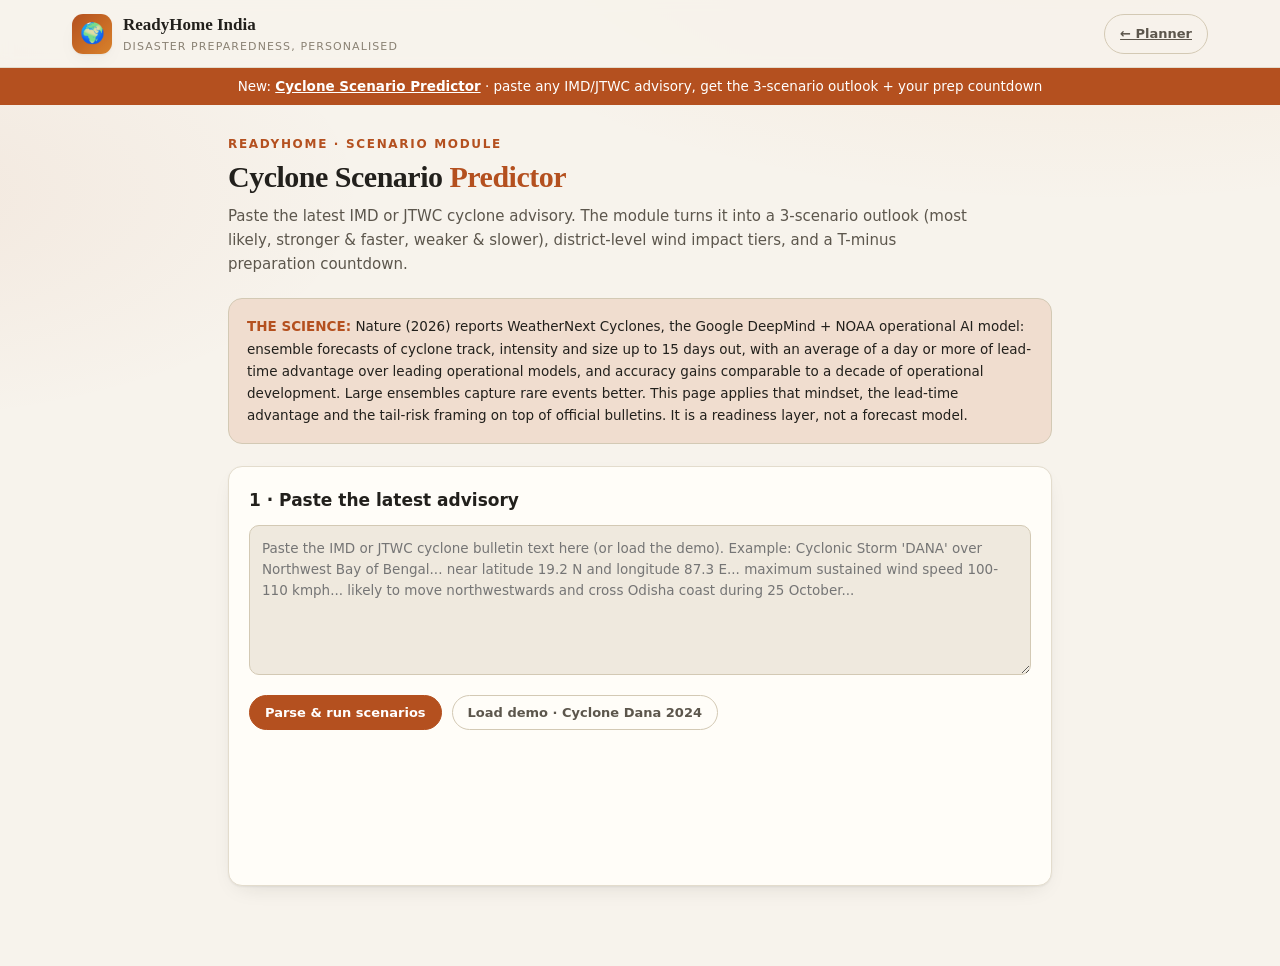
<file: scenario.html>
<!doctype html>
<html lang="en">
<head>
<meta charset="utf-8">
<meta name="viewport" content="width=device-width, initial-scale=1">
<title>Cyclone Scenario Predictor - ReadyHome India</title>
<meta name="description" content="Paste the latest IMD or JTWC cyclone advisory and get a 3-scenario forecast: landfall window, wind impact, district risk tiers and a T-minus prep countdown. Guidance layer over official warnings.">
<link rel="stylesheet" href="styles.css">
<meta name="theme-color" content="#b4501f">
<link rel="icon" type="image/png" sizes="192x192" href="assets/icon-192.png">
<style>
  .scen { max-width: 860px; margin: 0 auto; padding: 30px 18px 60px; }
  .scen h1 { font-size: 30px; line-height: 1.15; margin: 6px 0 10px; }
  .scen .kicker { font-size: 12px; letter-spacing: .14em; text-transform: uppercase; color: var(--terra); font-weight: 700; }
  .scen .lede { color: var(--ink-soft); font-size: 15px; line-height: 1.6; margin: 0 0 22px; }
  .science { background: var(--terra-soft); border: 1px solid var(--line-strong); border-radius: var(--radius); padding: 16px 18px; font-size: 13.5px; line-height: 1.65; color: var(--ink); margin-bottom: 22px; }
  .science b { color: var(--terra); }
  .panel { background: var(--card); border: 1px solid var(--line); border-radius: var(--radius); padding: 20px; box-shadow: var(--shadow); margin-bottom: 20px; }
  .panel h2 { font-size: 17px; margin: 0 0 12px; }
  textarea { width: 100%; min-height: 150px; border: 1px solid var(--line-strong); border-radius: 10px; padding: 12px; font-family: var(--sans); font-size: 13.5px; line-height: 1.55; background: var(--paper-2); color: var(--ink); box-sizing: border-box; resize: vertical; }
  .row { display: flex; flex-wrap: wrap; gap: 10px; margin-top: 12px; }
  .btn.solid { background: var(--terra); border-color: var(--terra); color: #fff; }
  .btn.solid:hover { background: #9a4219; }
  .facts { display: grid; grid-template-columns: repeat(auto-fit, minmax(130px, 1fr)); gap: 10px; margin-bottom: 6px; }
  .fact { background: var(--paper); border: 1px solid var(--line); border-radius: 10px; padding: 10px 12px; }
  .fact .k { font-size: 10.5px; letter-spacing: .1em; text-transform: uppercase; color: var(--ink-faint); font-weight: 700; }
  .fact .v { font-size: 15px; font-weight: 700; margin-top: 3px; color: var(--ink); }
  .scen-grid { display: grid; gap: 12px; }
  .scen-card { border: 1px solid var(--line); border-left: 4px solid var(--ocean); border-radius: 12px; background: var(--card); padding: 14px 16px; }
  .scen-card.hot { border-left-color: var(--wine); }
  .scen-card.mild { border-left-color: var(--forest); }
  .scen-card .st { font-weight: 700; font-size: 15px; display: flex; justify-content: space-between; gap: 8px; align-items: baseline; }
  .scen-card .tag { font-size: 10.5px; font-weight: 700; letter-spacing: .08em; text-transform: uppercase; padding: 3px 9px; border-radius: 999px; white-space: nowrap; }
  .scen-card.hot .tag { background: var(--wine); color: #fff; }
  .scen-card.mild .tag { background: var(--forest); color: #fff; }
  .scen-card .st .tag.b { background: var(--ocean); color: #fff; }
  .scen-card .d { font-size: 13px; color: var(--ink-soft); line-height: 1.6; margin-top: 8px; }
  .scen-card .d b { color: var(--ink); }
  .tier-table { width: 100%; border-collapse: collapse; font-size: 13px; }
  .tier-table th { text-align: left; font-size: 11px; letter-spacing: .08em; text-transform: uppercase; color: var(--ink-faint); padding: 6px 8px; border-bottom: 1px solid var(--line-strong); }
  .tier-table td { padding: 7px 8px; border-bottom: 1px solid var(--line); }
  .pill { font-size: 11px; font-weight: 700; padding: 2px 9px; border-radius: 999px; white-space: nowrap; }
  .t-extreme { background: var(--wine); color: #fff; }
  .t-severe { background: var(--terra); color: #fff; }
  .t-high { background: var(--saffron); color: #fff; }
  .t-moderate { background: var(--ocean); color: #fff; }
  .t-watch { background: var(--paper-2); color: var(--ink-soft); }
  .timeline { display: grid; gap: 10px; }
  .tl { display: flex; gap: 14px; align-items: flex-start; background: var(--paper); border: 1px solid var(--line); border-radius: 12px; padding: 12px 14px; }
  .tl .t { font-family: var(--sans); font-weight: 800; font-size: 13px; color: var(--terra); background: var(--terra-soft); border-radius: 9px; padding: 7px 10px; white-space: nowrap; }
  .tl .x { font-size: 13.5px; line-height: 1.55; color: var(--ink-soft); }
  .note { font-size: 12px; color: var(--ink-faint); line-height: 1.6; margin-top: 14px; }
  .err { color: var(--wine); font-size: 13px; margin-top: 10px; font-weight: 600; }
  .hidden { display: none; }
  .banner { background: var(--terra); color: #fff; text-align: center; padding: 8px 14px; font-size: 13.5px; }
  .banner a { color: #fff; font-weight: 700; text-decoration: underline; }
</style>
</head>
<body>

<header class="topbar">
  <div class="inner">
    <div class="brand">
      <div class="brand-mark">&#127757;</div>
      <div><div class="brand-name">ReadyHome India</div><div class="brand-sub">Disaster preparedness, personalised</div></div>
    </div>
    <nav>
      <a class="btn ghost" href="index.html">&#8592; Planner</a>
    </nav>
  </div>
</header>

<div class="banner">New: <a href="scenario.html">Cyclone Scenario Predictor</a> · paste any IMD/JTWC advisory, get the 3-scenario outlook + your prep countdown</div>

<main class="scen">

  <div class="kicker">ReadyHome · Scenario module</div>
  <h1>Cyclone Scenario <span style="color:var(--terra)">Predictor</span></h1>
  <p class="lede">Paste the latest IMD or JTWC cyclone advisory. The module turns it into a 3-scenario outlook (most likely, stronger &amp; faster, weaker &amp; slower), district-level wind impact tiers, and a T-minus preparation countdown.</p>

  <div class="science">
    <b>THE SCIENCE:</b> Nature (2026) reports WeatherNext Cyclones, the Google DeepMind + NOAA operational AI model: ensemble forecasts of cyclone track, intensity and size up to 15 days out, with an average of a day or more of lead-time advantage over leading operational models, and accuracy gains comparable to a decade of operational development. Large ensembles capture rare events better. This page applies that mindset, the lead-time advantage and the tail-risk framing on top of official bulletins. It is a readiness layer, not a forecast model.
  </div>

  <div class="panel">
    <h2>1 · Paste the latest advisory</h2>
    <textarea id="bulletin" placeholder="Paste the IMD or JTWC cyclone bulletin text here (or load the demo). Example: Cyclonic Storm 'DANA' over Northwest Bay of Bengal... near latitude 19.2 N and longitude 87.3 E... maximum sustained wind speed 100-110 kmph... likely to move northwestwards and cross Odisha coast during 25 October..."></textarea>
    <div class="row">
      <button class="btn solid" id="parseBtn">Parse &amp; run scenarios</button>
      <button class="btn" id="demoBtn">Load demo · Cyclone Dana 2024</button>
    </div>
    <div class="err hidden" id="errBox"></div>
  </div>

  <div id="results" class="hidden">

    <div class="panel">
      <h2>2 · Storm facts (parsed)</h2>
      <div class="facts" id="facts"></div>
      <div class="note" id="parseNote"></div>
    </div>

    <div class="panel">
      <h2>3 · Three scenarios</h2>
      <div class="note" style="margin-top:0;margin-bottom:12px">Official forecast is the anchor. The spread around it is the ensemble mindset from the paper: the tail cases are where the danger hides.</div>
      <div class="scen-grid" id="scenarios"></div>
    </div>

    <div class="panel">
      <h2>4 · District impact (most-likely scenario)</h2>
      <div class="note" style="margin-top:0;margin-bottom:12px">Distance from projected landfall against wind-radius rings (64/50/34 kt). Who is inside the dangerous radii, not just the track. This mirrors the paper's "size" prediction.</div>
      <div style="overflow-x:auto">
        <table class="tier-table" id="tiers"></table>
      </div>
    </div>

    <div class="panel">
      <h2>5 · Prep countdown</h2>
      <div class="note" style="margin-top:0;margin-bottom:12px">Lead time is the paper's headline result. Here it becomes a checklist. Times are estimates from the advisory's landfall window.</div>
      <div class="timeline" id="timeline"></div>
    </div>

    <div class="note"><b>How to read this:</b> this module parses official bulletins and applies planning logic. It does not run WN-C or any AI forecast model. Wind radii are climatological planning defaults, not model output. IMD, JTWC, NDMA and OSDMA warnings remain authoritative. When in doubt, follow the official order to evacuate.</div>

  </div>
</main>

<script>
/* ---------- data: ReadyHome CITIES (same file as planner, embedded for standalone) ---------- */
const CITIES = [
  { n: "Bhubaneswar", s: "Odisha", lat: 20.2961, lng: 85.8245, cyc: 3 },
  { n: "Bhadrak", s: "Odisha", lat: 21.054, lng: 86.516, cyc: 3 },
  { n: "Kendrapara", s: "Odisha", lat: 20.502, lng: 86.423, cyc: 3 },
  { n: "Jagatsinghpur", s: "Odisha", lat: 20.266, lng: 86.17, cyc: 3 },
  { n: "Ganjam", s: "Odisha", lat: 19.36, lng: 84.984, cyc: 3 },
  { n: "Jajpur", s: "Odisha", lat: 20.848, lng: 86.337, cyc: 2 },
  { n: "Nayagarh", s: "Odisha", lat: 20.128, lng: 85.095, cyc: 2 },
  { n: "Mayurbhanj", s: "Odisha", lat: 21.934, lng: 86.732, cyc: 2 },
  { n: "Dhenkanal", s: "Odisha", lat: 20.657, lng: 85.596, cyc: 2 },
  { n: "Puri", s: "Odisha", lat: 19.813, lng: 85.831, cyc: 3 },
  { n: "Cuttack", s: "Odisha", lat: 20.462, lng: 85.883, cyc: 2 },
  { n: "Khordha", s: "Odisha", lat: 20.183, lng: 85.616, cyc: 2 },
  { n: "Balasore", s: "Odisha", lat: 21.494, lng: 86.932, cyc: 3 },
  { n: "Gajapati", s: "Odisha", lat: 18.885, lng: 84.18, cyc: 2 },
  { n: "Koraput", s: "Odisha", lat: 18.812, lng: 82.712, cyc: 1 },
  { n: "Rayagada", s: "Odisha", lat: 19.169, lng: 83.416, cyc: 1 },
  { n: "Kalahandi", s: "Odisha", lat: 19.915, lng: 83.196, cyc: 1 },
  { n: "Angul", s: "Odisha", lat: 20.841, lng: 85.102, cyc: 1 },
  { n: "Sambalpur", s: "Odisha", lat: 21.466, lng: 83.982, cyc: 0 },
  { n: "Sundargarh", s: "Odisha", lat: 22.117, lng: 84.034, cyc: 0 },
  { n: "Kandhamal", s: "Odisha", lat: 20.458, lng: 84.233, cyc: 1 },
  { n: "Boudh", s: "Odisha", lat: 20.833, lng: 84.325, cyc: 1 },
  { n: "Bargarh", s: "Odisha", lat: 21.333, lng: 83.619, cyc: 0 },
  { n: "Jharsuguda", s: "Odisha", lat: 21.855, lng: 84.008, cyc: 0 },
  { n: "Deogarh", s: "Odisha", lat: 21.538, lng: 84.733, cyc: 0 },
  { n: "Sonepur", s: "Odisha", lat: 20.85, lng: 83.916, cyc: 1 },
  { n: "Nuapada", s: "Odisha", lat: 20.843, lng: 82.53, cyc: 0 },
  { n: "Nabarangpur", s: "Odisha", lat: 19.233, lng: 82.55, cyc: 0 },
  { n: "Malkangiri", s: "Odisha", lat: 18.343, lng: 81.895, cyc: 0 }
];

/* ---------- parser: best-effort IMD / JTWC bulletin ---------- */
const MONTHS = "january|february|march|april|may|june|july|august|september|october|november|december";
const DIR = {
  north: { dlat: 1, dlng: 0 }, south: { dlat: -1, dlng: 0 }, east: { dlat: 0, dlng: 1 }, west: { dlat: 0, dlng: -1 },
  northeast: { dlat: 0.707, dlng: 0.707 }, northwest: { dlat: 0.707, dlng: -0.707 },
  southeast: { dlat: -0.707, dlng: 0.707 }, southwest: { dlat: -0.707, dlng: -0.707 }
};
function parseBulletin(txt) {
  const S = { name: null, lat: null, lng: null, windKmph: null, move: null, landfallDate: null, zone: null, raw: txt };
  const mName = txt.match(/(?:cyclonic storm|cyclone|storm)\s*['"]?\s*([A-Z]{3,8})/i);
  if (mName) S.name = mName[1].toUpperCase();
  const mLat = txt.match(/(\d{1,2}(?:\.\d+)?)\s*°?\s*N/i);
  if (mLat) S.lat = parseFloat(mLat[1]);
  const mLng = txt.match(/(\d{1,2}(?:\.\d+)?)\s*°?\s*E/i);
  if (mLng) S.lng = parseFloat(mLng[1]);
  const mKmph = txt.match(/(\d{2,3})\s*(?:-|to)\s*(\d{2,3})\s*kmph/i);
  const mKt = txt.match(/(\d{2,3})\s*KT\b/i);
  if (mKmph) S.windKmph = Math.round((parseInt(mKmph[1]) + parseInt(mKmph[2])) / 2);
  else if (mKt) S.windKmph = Math.round(parseInt(mKt[1]) * 1.852);
  const mMov = txt.match(/(northwest|northeast|southwest|southeast|north|south|east|west)\w*wards?/i);
  if (mMov) S.move = mMov[1].toLowerCase();
  const mDate = txt.match(new RegExp("(\\d{1,2}(?:st|nd|rd|th)?)\\s+(?:of\\s+)?(" + MONTHS + ")", "i"));
  if (mDate) S.landfallDate = (mDate[1] + " " + mDate[2]).replace(/(st|nd|rd|th)\b/i, "");
  const mZone = txt.match(/between\s+([A-Z][a-z]+)\s*(?:and|to|&)\s*([A-Z][a-z]+)/i);
  if (mZone) S.zone = mZone[1] + " and " + mZone[2];
  return S;
}
function imdCategory(kmph) {
  if (kmph < 31) return "Depression";
  if (kmph < 50) return "Deep Depression";
  if (kmph < 62) return "Cyclonic Storm (CS)";
  if (kmph < 89) return "Severe Cyclonic Storm (SCS)";
  if (kmph < 118) return "Very Severe Cyclonic Storm (VSCS)";
  if (kmph < 166) return "Extremely Severe Cyclonic Storm (ESCS)";
  if (kmph < 221) return "Super Cyclonic Storm (SuCS)";
  return "Super Cyclonic Storm (SuCS)";
}

/* ---------- engine ---------- */
function hav(a, b) {
  const R = 6371, dLat = (b.lat - a.lat) * Math.PI / 180, dLng = (b.lng - a.lng) * Math.PI / 180;
  const h = Math.sin(dLat / 2) ** 2 + Math.cos(a.lat * Math.PI / 180) * Math.cos(b.lat * Math.PI / 180) * Math.sin(dLng / 2) ** 2;
  return 2 * R * Math.asin(Math.sqrt(h));
}
function project(S, distKm, mult) {
  const d = DIR[S.move] || DIR.northwest;
  const latKm = 111, lngKm = 111 * Math.cos((S.lat || 20) * Math.PI / 180);
  return {
    lat: S.lat + d.dlat * (distKm * mult) / latKm,
    lng: S.lng + d.dlng * (distKm * mult) / lngKm
  };
}
function tierFor(d) {
  if (d < 50) return { t: "Extreme", cls: "t-extreme" };
  if (d < 95) return { t: "Severe", cls: "t-severe" };
  if (d < 210) return { t: "High", cls: "t-high" };
  if (d < 350) return { t: "Moderate", cls: "t-moderate" };
  return { t: "Watch", cls: "t-watch" };
}
function nearestCoast(pt) {
  let best = null, bd = 1e9;
  for (const c of CITIES) { if (c.cyc < 3) continue; const d = hav(pt, c); if (d < bd) { bd = d; best = c; } }
  return best ? { c: best, d: Math.round(bd) } : null;
}

/* ---------- render ---------- */
function render(S) {
  if (!S.lat || !S.lng) { showErr("Could not read a position (latitude/longitude) from the bulletin. Check the text and try again."); return; }
  if (!S.windKmph) { showErr("Could not read wind speed. IMD format: '100-110 kmph'. JTWC format: '065 KT'."); return; }
  hideErr();
  const projDist = 250; // km from current centre to coast, planning default
  const scens = [
    { key: "Most likely", cls: "", mult: 1, wind: S.windKmph, hours: 0, note: "Official guidance as parsed from the bulletin." },
    { key: "Stronger & faster", cls: "hot", mult: 1.3, wind: Math.round(S.windKmph * 1.15), hours: -6, note: "The tail case: stronger winds, earlier landfall. This is the scenario the paper's large ensembles are built to catch." },
    { key: "Weaker & slower", cls: "mild", mult: 0.7, wind: Math.round(S.windKmph * 0.85), hours: 6, note: "The relief case: weaker winds, delayed landfall. Prepare for it, hope for it." }
  ];
  const facts = document.getElementById("facts");
  facts.innerHTML = [
    ["Storm", S.name || "Unnamed"],
    ["Position", S.lat.toFixed(1) + "°N " + S.lng.toFixed(1) + "°E"],
    ["Max wind", S.windKmph + " kmph"],
    ["Category", imdCategory(S.windKmph)],
    ["Movement", (S.move ? S.move[0].toUpperCase() + S.move.slice(1) : "Unknown") + "wards"],
    ["Landfall", S.landfallDate || "window from bulletin"]
  ].map(f => `<div class="fact"><div class="k">${f[0]}</div><div class="v">${f[1]}</div></div>`).join("");
  const parseNote = document.getElementById("parseNote");
  parseNote.textContent = "Parsed from bulletin" + (S.zone ? " · landfall between " + S.zone : "") + " · verify against the source advisory before acting.";

  const sc = document.getElementById("scenarios");
  sc.innerHTML = scens.map(s => {
    const pt = project(S, projDist, s.mult);
    const near = nearestCoast(pt);
    const landTxt = S.landfallDate
      ? (s.hours === 0 ? S.landfallDate : S.landfallDate + (s.hours < 0 ? " (pulled ~6h earlier)" : " (delayed ~6h)"))
      : "per bulletin";
    return `<div class="scen-card ${s.cls}">
      <div class="st"><span>${s.key}</span><span class="tag ${s.cls ? "" : "b"}">${imdCategory(s.wind)}</span></div>
      <div class="d">
        <b>Landfall:</b> ${landTxt}${near ? ` · ${near.c.n} area (${near.d} km from coast)` : ""}<br>
        <b>Winds at landfall:</b> ${s.wind} kmph · <b>Projected centre:</b> ${pt.lat.toFixed(1)}°N ${pt.lng.toFixed(1)}°E<br>
        ${s.note}
      </div>
    </div>`;
  }).join("");

  // district tiers for most-likely landfall
  const base = project(S, projDist, 1);
  const rows = CITIES.map(c => ({ c, d: Math.round(hav(base, c)) })).sort((a, b) => a.d - b.d);
  const tbl = document.getElementById("tiers");
  tbl.innerHTML = "<tr><th>District / city</th><th>Distance from landfall</th><th>Wind impact tier</th></tr>" +
    rows.map(r => {
      const t = tierFor(r.d);
      return `<tr><td>${r.c.n}</td><td>${r.d} km</td><td><span class="pill ${t.cls}">${t.t}</span></td></tr>`;
    }).join("");

  // timeline
  const tl = document.getElementById("timeline");
  tl.innerHTML = [
    ["T-72h", "Papers and medicines in one bag · cash and fuel · family meeting: who does what · shelter route decided"],
    ["T-48h", "Go-bag packed (7 days) · water at 4 L per person per day · power banks charged · loose roof items tied down"],
    ["T-24h", "Valuables raised · food cooked for 48 h · phones and lanterns charged · OSDMA and IMD alerts on"],
    ["T-12h", "Move to shelter if ordered · stay inside, away from glass · emergency numbers visible"]
  ].map(x => `<div class="tl"><div class="t">${x[0]}</div><div class="x">${x[1]}</div></div>`).join("");

  document.getElementById("results").classList.remove("hidden");
  document.getElementById("results").scrollIntoView({ behavior: "smooth", block: "start" });
}
function showErr(m) { const e = document.getElementById("errBox"); e.textContent = m; e.classList.remove("hidden"); }
function hideErr() { document.getElementById("errBox").classList.add("hidden"); }

/* ---------- wiring ---------- */
const DEMO = "Cyclonic Storm 'DANA' over Northwest Bay of Bengal. As per IMD, at 0830 hrs IST of 24th October 2024, the cyclonic storm DANA lay centred over Northwest Bay of Bengal near latitude 19.2 N and longitude 87.3 E, about 90 km southeast of Paradip. Maximum sustained wind speed 100-110 kmph gusting to 120 kmph. It is very likely to move northwestwards and cross Odisha coast between Bhitarkanika and Dhamra during 25th October early morning as a severe cyclonic storm.";
document.getElementById("demoBtn").addEventListener("click", () => {
  document.getElementById("bulletin").value = DEMO;
  render(parseBulletin(DEMO));
});
document.getElementById("parseBtn").addEventListener("click", () => {
  const txt = document.getElementById("bulletin").value.trim();
  if (!txt) { showErr("Paste a bulletin first, or load the demo."); return; }
  render(parseBulletin(txt));
});
</script>
</body>
</html>
</file>
<file: styles.css>
﻿/* ReadyHome India â€” grounded light theme (warm paper + terracotta/saffron/forest) */
:root {
  --paper: #f7f3ec; --paper-2: #efe9de; --card: #fffdf8;
  --ink: #22201c; --ink-soft: #5c564c; --ink-faint: #8a8274;
  --line: #e3dccd; --line-strong: #d3c9b4;
  --terra: #b4501f; --terra-soft: #f0ddcf;
  --saffron: #d9822b; --saffron-soft: #f7e8d2;
  --forest: #3a6b4f; --forest-soft: #dde8df;
  --ocean: #2b6b8f; --ocean-soft: #d7e6ee;
  --wine: #8a3b3b;
  --shadow: 0 1px 2px rgba(34,32,28,.06), 0 8px 24px -12px rgba(34,32,28,.18);
  --serif: Georgia, "Times New Roman", serif;
  --sans: "Segoe UI", system-ui, sans-serif;
  --radius: 14px;
}
* { box-sizing: border-box; margin: 0; padding: 0; }
html { scroll-behavior: smooth; }
body {
  background: radial-gradient(1200px 500px at 85% -10%, rgba(217,130,43,.10), transparent 60%),
              radial-gradient(900px 420px at -10% 20%, rgba(180,80,31,.07), transparent 55%), var(--paper);
  color: var(--ink); font-family: var(--sans); line-height: 1.55; -webkit-font-smoothing: antialiased;
}
.inner { max-width: 1180px; margin: 0 auto; padding: 0 22px; }

/* topbar */
.topbar { border-bottom: 1px solid var(--line); background: rgba(247,243,236,.88); backdrop-filter: blur(6px); position: sticky; top: 0; z-index: 50; }
.topbar .inner { display: flex; align-items: center; justify-content: space-between; gap: 12px; padding: 12px 22px; flex-wrap: wrap; }
.brand { display: flex; align-items: center; gap: 11px; }
.brand-mark { width: 40px; height: 40px; border-radius: 11px; background: linear-gradient(135deg, var(--terra), var(--saffron)); display: grid; place-items: center; font-size: 20px; box-shadow: var(--shadow); }
.brand-name { font-family: var(--serif); font-size: 17px; font-weight: 700; }
.brand-sub { font-size: 11px; color: var(--ink-faint); text-transform: uppercase; letter-spacing: 1.1px; }
nav { display: flex; gap: 8px; flex-wrap: wrap; }

/* buttons */
.langsel { padding: 7px 10px; border-radius: 999px; border: 1px solid var(--line-strong); background: var(--card); color: var(--ink-soft); font-size: 13px; font-weight: 600; cursor: pointer; font-family: var(--sans); margin-right: 4px; }
.lang-note { opacity: 0.75; font-size: 11.5px; margin-top: 4px; }
.btn { border: 1px solid var(--line-strong); background: var(--card); color: var(--ink-soft); padding: 9px 15px; border-radius: 999px; font-size: 13px; font-weight: 600; cursor: pointer; font-family: var(--sans); transition: .15s; }
.btn:hover { border-color: var(--terra); color: var(--terra); }
.btn.primary { background: var(--terra); color: #fff; border-color: var(--terra); }
.btn.primary:hover { background: #9c451b; color: #fff; }
.btn.ghost { background: transparent; }

/* hero */
.hero { padding: 58px 0 26px; }
.eyebrow { font-size: 12px; font-weight: 700; letter-spacing: 2px; text-transform: uppercase; color: var(--terra); margin-bottom: 12px; }
h1 { font-family: var(--serif); font-size: clamp(32px, 4.6vw, 50px); line-height: 1.14; letter-spacing: -.5px; max-width: 800px; }
.lede { font-size: clamp(15px, 2vw, 18px); color: var(--ink-soft); max-width: 760px; margin-top: 14px; }
.note { font-size: 12.5px; color: var(--ink-faint); margin-top: 12px; }

/* search */
.search-box { position: relative; margin-top: 26px; max-width: 720px; display: flex; gap: 10px; flex-wrap: wrap; }
#locInput { flex: 1 1 300px; padding: 14px 18px; border: 1.5px solid var(--line-strong); border-radius: 12px; font-size: 15.5px; background: var(--card); font-family: var(--sans); color: var(--ink); }
#locInput:focus { outline: none; border-color: var(--terra); box-shadow: 0 0 0 3px rgba(180,80,31,.12); }
#suggestions { position: absolute; top: 108%; left: 0; right: 0; background: var(--card); border: 1px solid var(--line); border-radius: 12px; box-shadow: var(--shadow); overflow: hidden; z-index: 60; }
#suggestions.hidden { display: none; }
.sug { display: flex; justify-content: space-between; align-items: center; width: 100%; padding: 11px 15px; border: none; background: none; text-align: left; font-size: 14px; cursor: pointer; font-family: var(--sans); color: var(--ink); border-bottom: 1px solid var(--line); }
.sug:hover { background: var(--terra-soft); }
.sug-tag { font-size: 11px; color: var(--ink-faint); font-weight: 600; }

/* result head */
#resultHead { margin-top: 30px; }
#resultHead h2 { font-family: var(--serif); font-size: clamp(26px, 3.4vw, 38px); font-weight: 700; }
#resultHead .sub { color: var(--ink-soft); font-size: 14.5px; margin-top: 6px; }

/* progress */
.progress { background: var(--card); border: 1px solid var(--line); border-radius: var(--radius); padding: 14px 18px; margin: 20px 0; box-shadow: var(--shadow); }
.prog-row { display: flex; justify-content: space-between; font-size: 13px; font-weight: 700; color: var(--ink-soft); margin-bottom: 8px; }
.prog-row span:last-child { font-weight: 400; color: var(--ink-faint); font-size: 12px; }
.prog-track { height: 10px; background: var(--paper-2); border-radius: 999px; overflow: hidden; }
#progBar { height: 100%; width: 0; background: linear-gradient(90deg, var(--terra), var(--saffron)); border-radius: 999px; transition: width .4s; }

/* layout */
.plan-layout { display: block; }
.tabs {
  display: flex; flex-direction: row; flex-wrap: nowrap; gap: 8px;
  overflow-x: auto; padding: 10px 2px 12px;
  position: sticky; top: 63px; z-index: 5;
  background: var(--paper);
  scrollbar-width: none;
  border-bottom: 1px solid var(--line);
  margin-bottom: 14px;
}
.tabs::-webkit-scrollbar { display: none; }
.tab {
  text-align: left; border: 1px solid var(--line); background: var(--card);
  color: var(--ink-soft); padding: 9px 14px; border-radius: 999px;
  font-size: 13px; font-weight: 600; cursor: pointer; font-family: var(--sans);
  transition: .12s; flex: 0 0 auto; white-space: nowrap;
}
.tab span { margin-right: 6px; }
.tab:hover { border-color: var(--terra); color: var(--terra); }
.tab.active { background: var(--ink); color: #fff; border-color: var(--ink); }
.tab.haz { border-left: 4px solid var(--saffron); }
.panel { background: var(--card); border: 1px solid var(--line); border-radius: var(--radius); padding: 26px; box-shadow: var(--shadow); min-height: 420px; }
#secTitle { font-family: var(--serif); font-size: 24px; font-weight: 700; margin-bottom: 16px; padding-bottom: 12px; border-bottom: 1px solid var(--line); }
#secBody h4 { font-family: var(--serif); font-size: 15.5px; margin: 10px 0 8px; }

/* checklists */
ul.chk { list-style: none; }
.chk-item { display: flex; gap: 10px; align-items: flex-start; padding: 9px 10px; border-radius: 9px; border: 1px solid transparent; transition: .12s; }
.chk-item:hover { background: var(--paper); border-color: var(--line); }
.chk-item.checked label { text-decoration: line-through; color: var(--ink-faint); }
.chk-item input { margin-top: 4px; accent-color: var(--terra); width: 16px; height: 16px; flex-shrink: 0; }
.chk-item label { font-size: 14.5px; cursor: pointer; }

/* risk grid */
.risk-grid { display: grid; grid-template-columns: repeat(auto-fit, minmax(150px, 1fr)); gap: 12px; margin-bottom: 14px; }
.risk-card { border: 1px solid var(--line); border-radius: 12px; padding: 13px 15px; background: var(--paper); }
.risk-card.high { border-top: 4px solid var(--wine); }
.risk-card.med { border-top: 4px solid var(--saffron); }
.risk-card.low { border-top: 4px solid var(--forest); }
.rc-name { font-size: 12.5px; font-weight: 700; color: var(--ink-soft); }
.rc-lvl { font-family: var(--serif); font-size: 19px; font-weight: 700; margin: 3px 0 7px; }
.risk-card.high .rc-lvl { color: var(--wine); } .risk-card.med .rc-lvl { color: #9a5d14; } .risk-card.low .rc-lvl { color: var(--forest); }
.rc-bar { height: 6px; background: var(--line); border-radius: 999px; overflow: hidden; }
.rc-bar span { display: block; height: 100%; background: currentColor; }
.risk-card.high .rc-bar span { background: var(--wine); } .risk-card.med .rc-bar span { background: var(--saffron); } .risk-card.low .rc-bar span { background: var(--forest); }

/* emergency numbers */
.emg-grid { display: grid; grid-template-columns: repeat(auto-fill, minmax(200px, 1fr)); gap: 10px; }
.emg-card { background: var(--paper); border: 1px solid var(--line); border-radius: 11px; padding: 13px 15px; }
.emg-card b { display: block; font-family: var(--serif); font-size: 21px; color: var(--terra); }
.emg-card span { font-size: 12.5px; color: var(--ink-soft); }
.emg-card.wide { grid-column: 1 / -1; background: var(--terra-soft); }

/* callout */
.callout { background: var(--saffron-soft); border: 1px solid #e9d3ac; border-radius: 12px; padding: 14px 17px; font-size: 14px; margin-top: 14px; }
.callout b { color: var(--terra); }

/* two-col with image */
.two { display: grid; grid-template-columns: 1.15fr .85fr; gap: 18px; align-items: start; }
@media (max-width: 860px) { .two { grid-template-columns: 1fr; } }
.imgbox img { width: 100%; border-radius: 12px; border: 1px solid var(--line); display: block; }
.price { font-size: 12px; color: var(--ink-faint); margin-top: 8px; line-height: 1.6; }
.price a { color: var(--ocean); text-decoration: none; font-weight: 600; }
.price a:hover { text-decoration: underline; }

/* 72h columns */
.cols3 { display: grid; grid-template-columns: repeat(auto-fit, minmax(220px, 1fr)); gap: 14px; }
.colc { background: var(--paper); border: 1px solid var(--line); border-radius: 12px; padding: 15px 17px; }
.colc ul { padding-left: 18px; font-size: 13.5px; color: var(--ink-soft); }
.colc li { margin: 6px 0; }

/* DIY grid */
.diy-grid { display: grid; grid-template-columns: repeat(auto-fill, minmax(220px, 1fr)); gap: 12px; }
.diy-card { border: 1px solid var(--line); border-radius: 12px; overflow: hidden; background: var(--paper); }
.diy-card img { width: 100%; height: 120px; object-fit: cover; display: block; }
.dc-body { padding: 10px 13px; }
.dc-body b { display: block; font-size: 14px; }
.dc-body span { font-size: 12px; color: var(--ink-faint); }

/* buy table */
.buy-wrap { overflow-x: auto; border: 1px solid var(--line); border-radius: 12px; margin: 14px 0; }
.buy-table { width: 100%; border-collapse: collapse; font-size: 13px; background: var(--card); }
.buy-table th { text-align: left; padding: 10px 12px; background: var(--paper-2); color: var(--ink-soft); font-size: 11px; text-transform: uppercase; letter-spacing: .8px; border-bottom: 1px solid var(--line-strong); }
.buy-table td { padding: 9px 12px; border-bottom: 1px solid var(--line); vertical-align: top; }
.buy-table tr:last-child td { border-bottom: none; }
.buy-table .bi { font-weight: 600; }
.buy-table .pr { color: var(--terra); font-weight: 700; white-space: nowrap; }
.buy-table a.buy { display: inline-block; background: var(--forest); color: #fff; text-decoration: none; padding: 5px 12px; border-radius: 999px; font-size: 12px; font-weight: 700; white-space: nowrap; }
.buy-table a.buy:hover { background: #2c5740; }
@media (max-width: 640px) { .buy-table { font-size: 12px; } .buy-table th:nth-child(2) { display: none; } .buy-table td:nth-child(2) { display: none; } }

/* tiers & weeks */
.tiers, .weeks { display: grid; grid-template-columns: repeat(auto-fit, minmax(250px, 1fr)); gap: 14px; }
.tier, .week { background: var(--paper); border: 1px solid var(--line); border-radius: 12px; padding: 16px 18px; }
.tier h4, .week h4 { color: var(--terra); border-bottom: 1px dashed var(--line-strong); padding-bottom: 8px; }
.tier ul, .week ul { padding-left: 18px; font-size: 13px; color: var(--ink-soft); }
.tier li, .week li { margin: 5px 0; }

/* how-to guide (numbered step cards, sample-exact format) */
.howto { padding: 44px 0 10px; }
.howto-title { font-family: var(--serif); font-size: clamp(24px, 3vw, 34px); font-weight: 700; margin-bottom: 24px; }
.guide-grid { display: grid; grid-template-columns: repeat(3, 1fr); gap: 16px; }
@media (max-width: 900px) { .guide-grid { grid-template-columns: repeat(2, 1fr); } }
@media (max-width: 560px) { .guide-grid { grid-template-columns: 1fr; } }
.gcard { position: relative; background: var(--card); border: 1px solid var(--line); border-radius: 14px; overflow: hidden; box-shadow: var(--shadow); padding: 0 0 14px; }
.gcard.wide { grid-column: 1 / -1; display: grid; grid-template-columns: 220px 1fr; align-items: center; gap: 16px; padding: 12px; }
@media (max-width: 560px) { .gcard.wide { grid-template-columns: 1fr; } }
.gcard img { width: 100%; height: 150px; object-fit: cover; display: block; }
.gcard.wide img { height: 130px; }
.gnum { position: absolute; top: 10px; left: 10px; width: 30px; height: 30px; border-radius: 50%; background: var(--terra); color: #fff; font-weight: 800; display: grid; place-items: center; font-size: 15px; box-shadow: 0 2px 6px rgba(0,0,0,.2); }
.gcard.wide .gnum { top: auto; left: auto; }
.gcard b { display: block; padding: 10px 14px 0; font-size: 14.5px; }
.gcard.wide b { padding-top: 0; }
.glabel { display: block; padding: 3px 14px 0; font-size: 12.5px; color: var(--ink-faint); line-height: 1.5; }

/* video guide cards */
.vidcard { display: flex; align-items: center; gap: 10px; margin: 12px 0 4px; padding: 8px 10px; border: 1px solid var(--line-strong); border-radius: 12px; background: var(--paper); text-decoration: none; transition: box-shadow .15s, transform .15s; position: relative; }
.vidcard:hover { box-shadow: var(--shadow); transform: translateY(-1px); }
.vidcard img { width: 128px; height: 72px; object-fit: cover; border-radius: 8px; flex: none; }
.vplay { position: absolute; left: 8px; top: 50%; transform: translateY(-50%); width: 30px; height: 30px; border-radius: 50%; background: rgba(0,0,0,.55); color: #fff; display: grid; place-items: center; font-size: 13px; }
.vinfo { display: flex; flex-direction: column; gap: 2px; min-width: 0; }
.vinfo b { font-size: 13px; color: var(--ink); line-height: 1.35; }
.vinfo i { font-size: 11.5px; color: var(--ink-faint); font-style: normal; }

/* one-tap helplines */
.callrow { display: flex; gap: 10px; flex-wrap: wrap; margin: 10px 0 4px; }
.callbtn { flex: 1 1 160px; text-align: center; padding: 10px 12px; border-radius: 10px; font-weight: 700; font-size: 13.5px; text-decoration: none; background: var(--forest); color: #fff; }
.callbtn:hover { filter: brightness(1.06); }
.callbtn + .callbtn { background: var(--terra); }
.emg-card a { color: var(--ocean); font-weight: 700; text-decoration: none; }
.emg-card a:hover { text-decoration: underline; }

/* seasonal awareness callout */
.seasonal { border: 1px solid var(--line-strong); border-left: 4px solid var(--saffron); background: var(--saffron-soft); border-radius: 12px; padding: 12px 14px; margin-bottom: 14px; }
.seasonal b { font-size: 14px; }
.seasonal ul { margin: 6px 0 0 18px; font-size: 12.5px; color: var(--ink-soft); line-height: 1.7; }

/* drill bar + modal */
.drillbar { display: flex; align-items: center; gap: 10px; margin-bottom: 10px; flex-wrap: wrap; }
.drill-last { font-size: 12px; color: var(--ink-faint); }
.modal { position: fixed; inset: 0; background: rgba(34,32,28,.45); display: grid; place-items: center; z-index: 60; padding: 16px; }
.modal.hidden { display: none; }
.modal-card { background: var(--card); border: 1px solid var(--line); border-radius: 16px; max-width: 420px; width: 100%; padding: 18px; box-shadow: 0 24px 60px -20px rgba(0,0,0,.35); }
.drill-head { display: flex; justify-content: space-between; align-items: center; }
.drill-head b { font-size: 15px; }
.drill-head .x { background: none; border: none; font-size: 16px; cursor: pointer; color: var(--ink-faint); padding: 4px 8px; }
.drill-timer { font-size: 52px; font-weight: 800; text-align: center; margin: 14px 0 10px; font-variant-numeric: tabular-nums; color: var(--terra); }
.drill-list { list-style: none; margin: 0 0 14px; }
.drill-list li { padding: 7px 10px; border-radius: 8px; font-size: 13.5px; }
.drill-list li label { display: flex; gap: 8px; align-items: center; cursor: pointer; }
.drill-list li:has(input:checked) { background: var(--forest-soft); text-decoration: line-through; color: var(--ink-faint); }
.drill-done { background: var(--forest-soft); color: var(--forest); border-radius: 10px; padding: 10px 12px; margin-bottom: 12px; font-size: 13.5px; }
.drill-start { width: 100%; }

/* live IMD alert banner */
.alertslot { display: flex; flex-direction: column; gap: 8px; margin-bottom: 12px; }
.alertbanner { background: #f7e2de; border: 1px solid #e0b4ab; border-left: 4px solid var(--wine); border-radius: 10px; padding: 10px 12px; font-size: 13px; line-height: 1.5; }
.alertbanner b { color: var(--wine); display: block; }
.alertbanner span { color: var(--ink-soft); font-size: 12.5px; }

/* kit & expiry tracker */
.kitbox { display: flex; flex-direction: column; gap: 10px; }
.kit-form { display: flex; gap: 8px; flex-wrap: wrap; }
.kit-form input[type="text"], .kit-form input[type="date"] { flex: 2 1 180px; padding: 9px 10px; border: 1px solid var(--line-strong); border-radius: 10px; font-size: 13.5px; background: var(--card); color: var(--ink); }
.kit-form select { flex: 1 1 110px; padding: 9px 8px; border: 1px solid var(--line-strong); border-radius: 10px; font-size: 13px; background: var(--card); color: var(--ink); }
.kit-form button { flex: 0 0 auto; }
.kit-item { display: flex; align-items: center; gap: 10px; padding: 9px 12px; border: 1px solid var(--line); border-radius: 10px; background: var(--card); font-size: 13.5px; flex-wrap: wrap; }
.kit-item b { flex: 1 1 160px; }
.kit-cat { font-size: 11px; font-weight: 700; text-transform: uppercase; letter-spacing: .4px; color: var(--ink-faint); background: var(--paper-2); padding: 2px 7px; border-radius: 20px; }
.kit-date { color: var(--ink-faint); font-size: 12px; }
.kit-badge { font-size: 11.5px; font-weight: 700; padding: 3px 9px; border-radius: 20px; }
.kit-badge.exp { background: #f3d9d4; color: var(--wine); }
.kit-badge.soon { background: var(--saffron-soft); color: #8a5310; }
.kit-badge.ok { background: var(--forest-soft); color: var(--forest); }
.kit-item.is-exp { border-color: #d9a89e; background: #fbf0ed; }
.kit-item.is-soon { border-color: #e8cd9e; background: #fdf6ea; }
.kit-rm { border: none; background: none; color: var(--ink-faint); font-size: 14px; cursor: pointer; padding: 4px 8px; border-radius: 8px; }
.kit-rm:hover { background: var(--terra-soft); color: var(--wine); }
.kit-empty { color: var(--ink-faint); font-size: 13px; padding: 6px 2px; }

/* alert severity colours */
.alertbanner.extreme { background: #f3d5cd; border-color: #d99a8c; border-left-color: var(--wine); }
.alertbanner.high { background: #fae3d2; border-color: #e8bf9e; border-left-color: #c75b1e; }
.alertbanner.med { background: var(--saffron-soft); border-color: #e5c998; border-left-color: var(--saffron); }
.alertbanner.info { background: var(--ocean-soft); border-color: #bfd4de; border-left-color: var(--ocean); }

/* map & shelter card */
.mapcard { margin-top: 14px; border: 1px solid var(--line); border-radius: 14px; overflow: hidden; background: var(--card); box-shadow: var(--shadow); }
.map-head { display: flex; justify-content: space-between; align-items: center; padding: 10px 14px; font-size: 14px; }
.map-head a { font-size: 12px; color: var(--ocean); text-decoration: none; }
.mapframe { width: 100%; height: 260px; border: 0; display: block; z-index: 0; }
.pt-table { border-top: 1px solid var(--line); }
.pt-head { display: flex; justify-content: space-between; padding: 10px 14px 4px; font-size: 13px; }
.pt-head span { color: var(--ink-faint); font-size: 11.5px; }
.pt-row { display: flex; align-items: center; gap: 8px; padding: 6px 14px; font-size: 12.5px; border-top: 1px dashed var(--line); flex-wrap: wrap; }
.pt-ic { font-size: 14px; }
.pt-row b { flex: 1 1 180px; }
.pt-meta { color: var(--ink-faint); font-size: 11.5px; }
.pt-row a { color: var(--ocean); font-size: 11.5px; }
.map-links { display: flex; gap: 14px; flex-wrap: wrap; padding: 10px 14px 0; font-size: 12.5px; }
.map-links a { color: var(--ocean); }
.mapcard .note { padding: 8px 14px 12px; }

/* footer */
footer {
  margin-top: 60px; border-top: 1px solid var(--line); background: var(--paper-2); padding: 30px 0 36px; font-size: 12.5px; color: var(--ink-faint); line-height: 1.7;
}
footer b { color: var(--ink-soft); }

/* print */
@media print {
  .topbar nav, .search-box, #geoBtn, #goBtn, .progress, .tabs, footer .inner br { display: none !important; }
  body { background: #fff; }
  .panel { border: none; box-shadow: none; padding: 0; }
  .plan-layout { grid-template-columns: 1fr; }
  .tab { display: none; }
  .hidden { display: block !important; }
}

/* ============ dark theme ============ */
[data-theme="dark"] {
  --paper: #15181d; --paper-2: #1b1f26; --card: #20252d;
  --ink: #eae6de; --ink-soft: #b6b0a4; --ink-faint: #85806f;
  --line: #2b313b; --line-strong: #3d4551;
  --terra: #e07b42; --terra-soft: #3a2a1e;
  --saffron: #eda14e; --saffron-soft: #3b2f1b;
  --forest: #77b591; --forest-soft: #1f3127;
  --ocean: #74b8dc; --ocean-soft: #1d2d3a;
  --wine: #db8383;
  --shadow: 0 1px 2px rgba(0,0,0,.4), 0 8px 24px -12px rgba(0,0,0,.55);
}
[data-theme="dark"] body {
  background: radial-gradient(1200px 500px at 85% -10%, rgba(237,161,78,.08), transparent 60%),
              radial-gradient(900px 420px at -10% 20%, rgba(224,123,66,.06), transparent 55%), var(--paper);
}
[data-theme="dark"] .topbar { background: rgba(21,24,29,.9); }
[data-theme="dark"] .tab.active { background: var(--terra); color: #15181d; border-color: var(--terra); }
[data-theme="dark"] .gnum { color: #15181d; }
[data-theme="dark"] .risk-card.med .rc-lvl { color: var(--saffron); }
[data-theme="dark"] .callout { border-color: #4a3c22; }
[data-theme="dark"] .modal { background: rgba(0,0,0,.6); }
[data-theme="dark"] .alertbanner { background: #33201e; border-color: #5c3530; }
[data-theme="dark"] .alertbanner.extreme { background: #33201e; border-color: #5c3530; }
[data-theme="dark"] .alertbanner.high { background: #33241a; border-color: #5c4123; }
[data-theme="dark"] .alertbanner.med { background: var(--saffron-soft); border-color: #4a3c22; }
[data-theme="dark"] .alertbanner.info { background: var(--ocean-soft); border-color: #27404f; }
[data-theme="dark"] .kit-badge.exp { background: #3a2320; color: #e0a09a; }
[data-theme="dark"] .kit-badge.soon { background: var(--saffron-soft); color: #e0b878; }
[data-theme="dark"] .kit-item.is-exp { border-color: #5c3530; background: #241a19; }
[data-theme="dark"] .kit-item.is-soon { border-color: #4a3c22; background: #242019; }
[data-theme="dark"] .kit-empty, [data-theme="dark"] .price, [data-theme="dark"] .drill-last { color: var(--ink-faint); }
[data-theme="dark"] .drill-list li:has(input:checked) { background: var(--forest-soft); }
[data-theme="dark"] .buy-table a.buy:hover { background: #5f9a78; }
</file>
